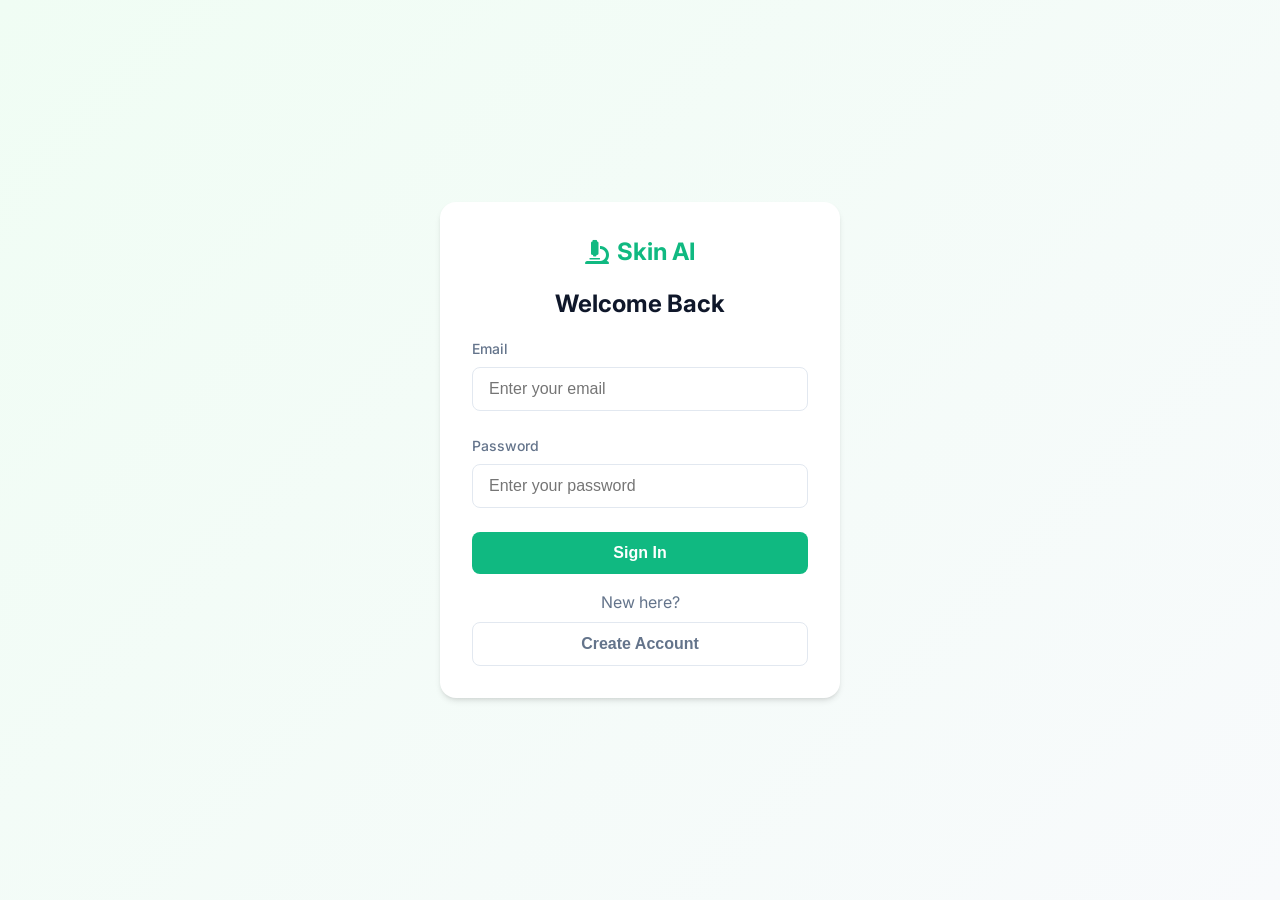
<file: frontend/index.html>
<!DOCTYPE html>
<html lang="en">
<head>
    <meta charset="UTF-8">
    <meta name="viewport" content="width=device-width, initial-scale=1.0">
    <title>Login - Skin AI</title>
    <link rel="stylesheet" href="style.css">
    <link rel="stylesheet" href="https://cdnjs.cloudflare.com/ajax/libs/font-awesome/6.0.0/css/all.min.css">
</head>
<body>
    <div class="auth-container">
        <div class="card auth-card">
            <div class="logo text-center mb-4" style="justify-content: center;">
                <i class="fas fa-microscope"></i> Skin AI
            </div>
            
            <div id="loginForm">
                <h2 class="text-center mb-4">Welcome Back</h2>
                <form onsubmit="handleLogin(event)">
                    <div class="form-group">
                        <label>Email</label>
                        <input type="email" id="loginEmail" required placeholder="Enter your email">
                    </div>
                    <div class="form-group">
                        <label>Password</label>
                        <input type="password" id="loginPassword" required placeholder="Enter your password">
                    </div>
                    <button type="submit" class="btn btn-primary">Sign In</button>
                    <div id="loginError" class="mt-4" style="color: var(--error-color); text-align: center; display: none;"></div>
                </form>
                <div class="text-center mt-4">
                    <span style="color: var(--text-secondary)">New here?</span>
                    <button class="btn btn-secondary" onclick="toggleAuth()" style="margin-top: 0.5rem;">Create Account</button>
                </div>
            </div>

            <div id="signupForm" class="hidden">
                <h2 class="text-center mb-4">Create Account</h2>
                <form onsubmit="handleSignup(event)">
                    <div class="form-group">
                        <label>Email</label>
                        <input type="email" id="signupEmail" required placeholder="Enter your email">
                    </div>
                    <div class="form-group">
                        <label>Password</label>
                        <input type="password" id="signupPassword" required placeholder="Create a password">
                    </div>
                    <button type="submit" class="btn btn-primary">Sign Up</button>
                     <div id="signupError" class="mt-4" style="color: var(--error-color); text-align: center; display: none;"></div>
                </form>
                <div class="text-center mt-4">
                    <span style="color: var(--text-secondary)">Already have an account?</span>
                    <button class="btn btn-secondary" onclick="toggleAuth()" style="margin-top: 0.5rem;">Sign In</button>
                </div>
            </div>
        </div>
    </div>

    <script src="script.js"></script>
</body>
</html>
</file>
<file: frontend/style.css>
/* Global Styles */
@import url('https://fonts.googleapis.com/css2?family=Inter:wght@300;400;500;600;700&display=swap');

:root {
    --primary-color: #10b981; /* Emerald 500 */
    --primary-hover: #059669; /* Emerald 600 */
    --background-color: #f8fafc; /* Slate 50 */
    --surface-color: #ffffff;
    --text-primary: #0f172a; /* Slate 900 */
    --text-secondary: #64748b; /* Slate 500 */
    --border-color: #e2e8f0; /* Slate 200 */
    --error-color: #ef4444; /* Red 500 */
    --shadow-sm: 0 1px 2px 0 rgb(0 0 0 / 0.05);
    --shadow-md: 0 4px 6px -1px rgb(0 0 0 / 0.1), 0 2px 4px -2px rgb(0 0 0 / 0.1);
    --shadow-lg: 0 10px 15px -3px rgb(0 0 0 / 0.1), 0 4px 6px -4px rgb(0 0 0 / 0.1);
    --radius-md: 0.5rem;
    --radius-lg: 0.75rem;
    --radius-xl: 1rem;
}

* {
    box-sizing: border-box;
    margin: 0;
    padding: 0;
}

body {
    font-family: 'Inter', sans-serif;
    background-color: var(--background-color);
    color: var(--text-primary);
    line-height: 1.5;
    -webkit-font-smoothing: antialiased;
}

/* Layout */
.container {
    max-width: 1200px;
    margin: 0 auto;
    padding: 2rem;
}

.auth-container {
    min-height: 100vh;
    display: flex;
    justify-content: center;
    align-items: center;
    padding: 1rem;
    background: linear-gradient(135deg, #f0fdf4 0%, #f8fafc 100%);
}

.main-layout {
    display: flex;
    flex-direction: column;
    min-height: 100vh;
}

/* Header */
header {
    background: var(--surface-color);
    box-shadow: var(--shadow-sm);
    padding: 1rem 0;
    position: sticky;
    top: 0;
    z-index: 10;
}

.nav-content {
    display: flex;
    justify-content: space-between;
    align-items: center;
}

.logo {
    font-weight: 700;
    font-size: 1.5rem;
    color: var(--primary-color);
    display: flex;
    align-items: center;
    gap: 0.5rem;
}

/* Cards */
.card {
    background: var(--surface-color);
    border-radius: var(--radius-xl);
    box-shadow: var(--shadow-md);
    padding: 2rem;
    transition: transform 0.2s, box-shadow 0.2s;
}

.auth-card {
    width: 100%;
    max-width: 400px;
}

/* Forms */
.form-group {
    margin-bottom: 1.5rem;
}

label {
    display: block;
    font-size: 0.875rem;
    font-weight: 500;
    color: var(--text-secondary);
    margin-bottom: 0.5rem;
}

input {
    width: 100%;
    padding: 0.75rem 1rem;
    border: 1px solid var(--border-color);
    border-radius: var(--radius-md);
    font-size: 1rem;
    transition: border-color 0.2s, box-shadow 0.2s;
}

input:focus {
    outline: none;
    border-color: var(--primary-color);
    box-shadow: 0 0 0 3px rgba(16, 185, 129, 0.1);
}

/* Buttons */
.btn {
    display: inline-flex;
    justify-content: center;
    align-items: center;
    padding: 0.75rem 1.5rem;
    border-radius: var(--radius-md);
    font-weight: 600;
    cursor: pointer;
    transition: all 0.2s;
    border: none;
    font-size: 1rem;
    width: 100%;
}

.btn-primary {
    background-color: var(--primary-color);
    color: white;
}

.btn-primary:hover {
    background-color: var(--primary-hover);
    transform: translateY(-1px);
    box-shadow: var(--shadow-md);
}

.btn-secondary {
    background-color: transparent;
    color: var(--text-secondary);
    border: 1px solid var(--border-color);
}

.btn-secondary:hover {
    background-color: #f1f5f9;
}

/* Upload Area */
.upload-area {
    border: 2px dashed var(--border-color);
    border-radius: var(--radius-xl);
    padding: 4rem 2rem;
    text-align: center;
    cursor: pointer;
    transition: all 0.2s;
    background-color: #f8fafc;
}

.upload-area:hover, .upload-area.dragover {
    border-color: var(--primary-color);
    background-color: rgba(16, 185, 129, 0.05);
}

.upload-icon {
    font-size: 3rem;
    color: var(--text-secondary);
    margin-bottom: 1rem;
}

/* Result Section */
.result-container {
    margin-top: 2rem;
    display: none; /* Hidden by default */
}

.result-card {
    display: flex;
    flex-direction: column; /* Mobile first */
    gap: 2rem;
    background: linear-gradient(to right bottom, #ffffff, #f0fdf4);
}

.result-image img {
    max-width: 100%;
    border-radius: var(--radius-lg);
    box-shadow: var(--shadow-sm);
    max-height: 300px;
    object-fit: contain;
}

.prediction-details h3 {
    margin-bottom: 0.5rem;
    font-size: 1.25rem;
    color: var(--text-secondary);
}

.prediction-value {
    font-size: 2rem;
    font-weight: 800;
    color: var(--primary-color);
    margin-bottom: 1rem;
}

.confidence-bar {
    background-color: var(--border-color);
    height: 8px;
    border-radius: 4px;
    margin-bottom: 2rem;
    overflow: hidden;
}

.confidence-fill {
    background-color: var(--primary-color);
    height: 100%;
    width: 0%;
    transition: width 1s ease-out;
}

/* Disclaimer */
.disclaimer {
    background-color: #fffbeb;
    border: 1px solid #fcd34d;
    color: #92400e;
    padding: 1rem;
    border-radius: var(--radius-md);
    margin-top: 2rem;
    display: flex;
    gap: 0.75rem;
    font-size: 0.9rem;
}

/* Utility */
.hidden { display: none; }
.text-center { text-align: center; }
.mt-4 { margin-top: 1rem; }
.mb-4 { margin-bottom: 1rem; }
.flex-col { flex-direction: column; }

@media (min-width: 768px) {
    .result-card {
        flex-direction: row;
        align-items: center;
    }
    .result-image, .prediction-details {
        flex: 1;
    }
}
</file>
